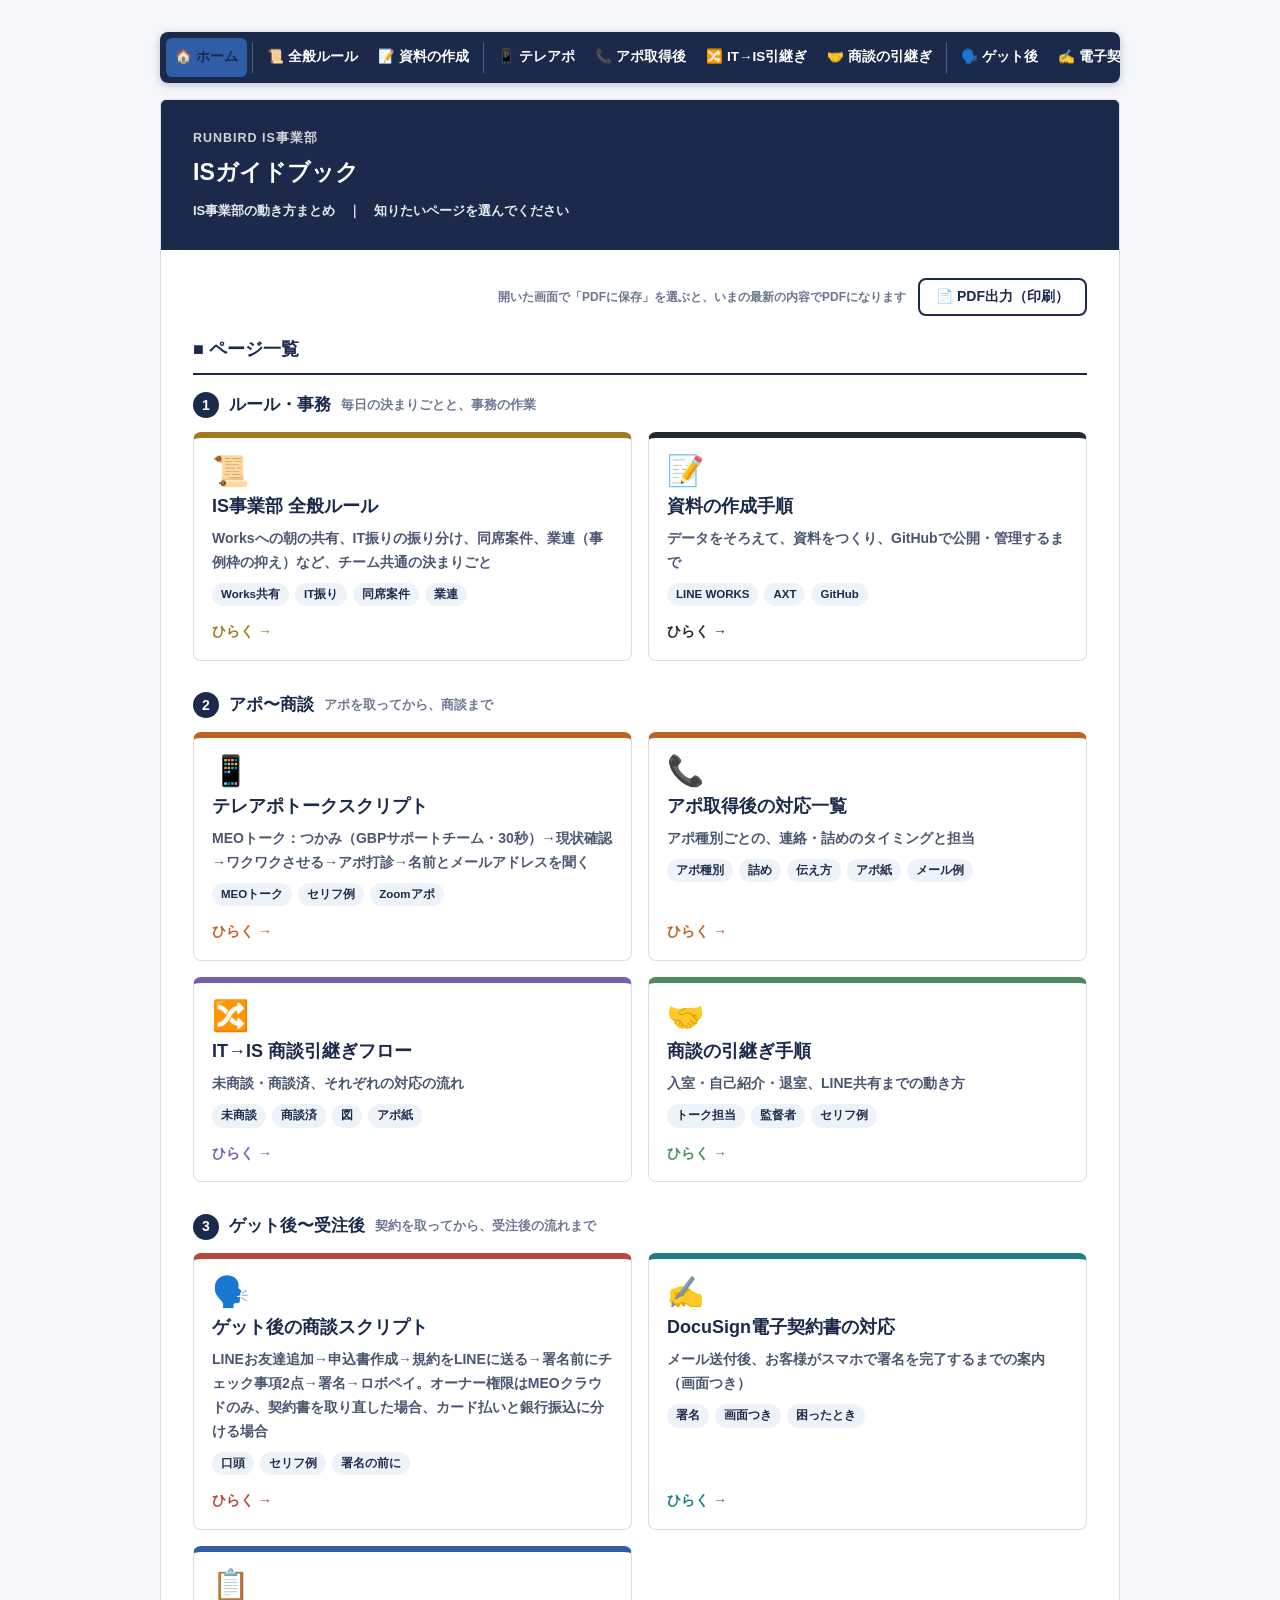
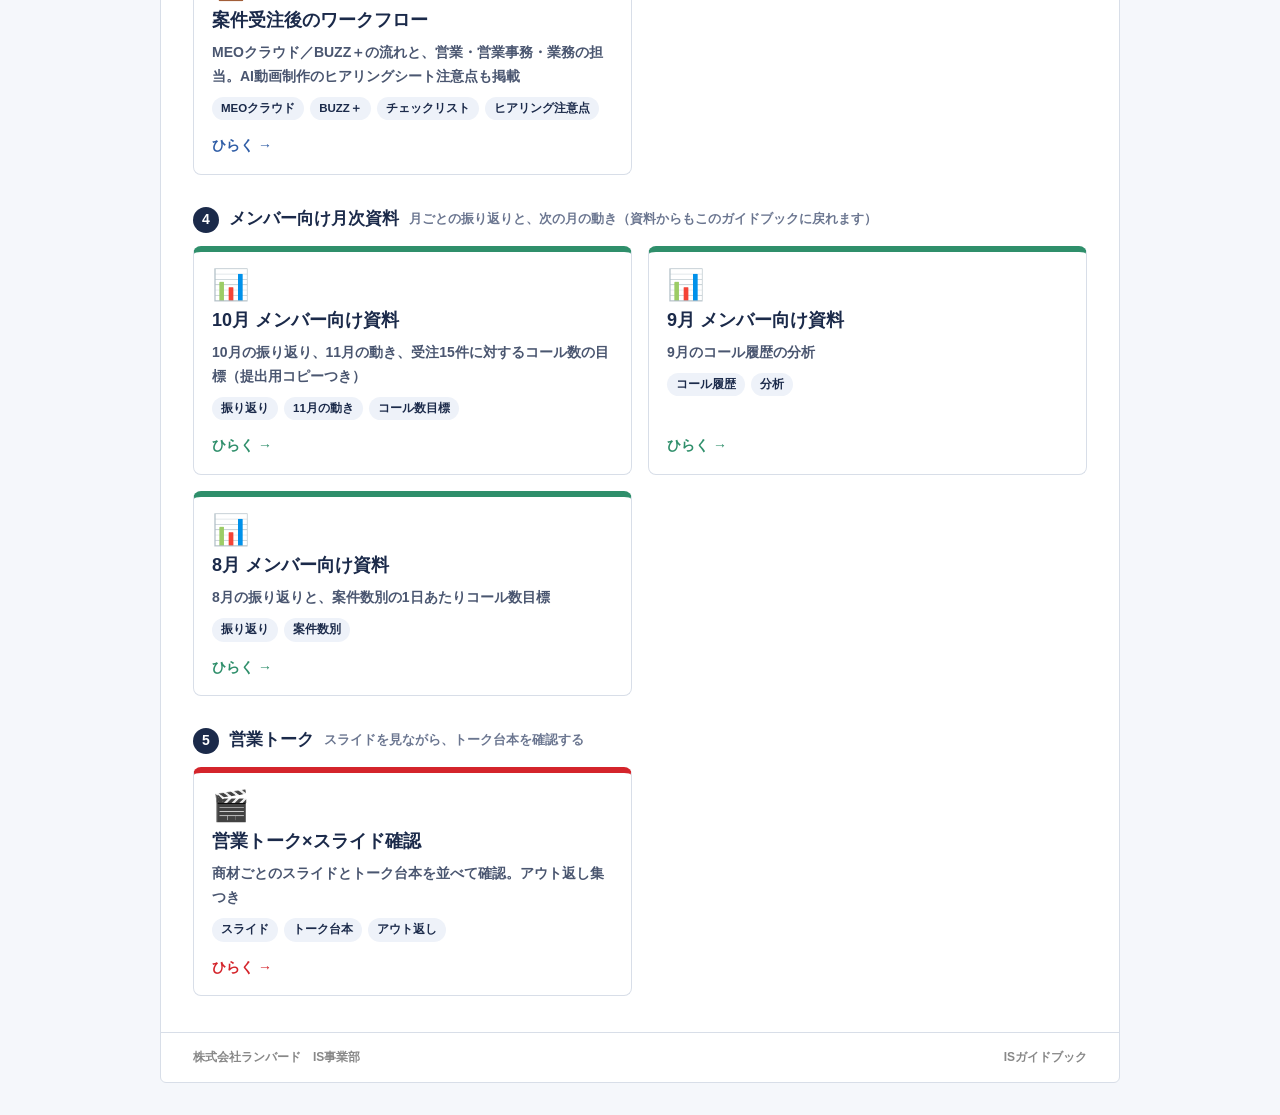
<file: index.html>
<!DOCTYPE html>
<html lang="ja">
<head>
<meta charset="UTF-8">
<meta name="viewport" content="width=device-width, initial-scale=1, viewport-fit=cover">
<title>ISガイドブック</title>
<link rel="icon" type="image/png" href="favicon.png">
<style>
  :root{
    --navy:#1b2a4a;
    --blue:#2f5da6;
    --green:#4a8a5c;
    --warn:#c0621f;
    --purple:#7a5cae;
    --line:#d8dee8;
    --bg:#f5f7fb;
  }
  *{box-sizing:border-box;}
  body{
    background:var(--bg);
    margin:0;
    padding:32px;
    line-height:1.7;
  }
  .sheet{
    max-width:960px;
    margin:0 auto;
    background:#fff;
    border:1px solid var(--line);
    border-radius:6px;
    overflow:hidden;
  }
  .header{background:var(--navy);color:#fff;padding:28px 32px;}
  .header .eyebrow{font-size:12px;letter-spacing:.08em;opacity:.8;margin-bottom:4px;}
  .header h1{margin:0;font-size:26px;}
  .header .sub{font-size:13px;opacity:.85;margin-top:8px;}
  .body{padding:28px 32px 36px;}

  .policy-note{
    background:#f3f8f4;
    border:1px solid #cfe3d4;
    border-left:4px solid #4a8a5c;
    border-radius:4px;
    padding:10px 14px;
    margin-bottom:26px;
    font-size:12.5px;
    line-height:1.8;
    color:#2f4a38;
  }
  .policy-note b{color:#2f6b45;}

  .lvl1{
    font-size:15px;font-weight:700;color:var(--navy);
    margin:0 0 16px;padding-bottom:8px;border-bottom:2px solid var(--navy);
  }

  .group{margin:0 0 30px;}
  .group:last-child{margin-bottom:0;}
  .gtitle{display:flex;align-items:center;flex-wrap:wrap;gap:4px 10px;margin:0 0 12px;}
  .gtitle .gno{
    flex:0 0 auto;width:26px;height:26px;border-radius:50%;background:var(--navy);color:#fff;
    font-size:14px;font-weight:800;display:inline-flex;align-items:center;justify-content:center;
  }
  .gtitle .gname{font-size:17px;font-weight:800;color:var(--navy);}
  .gtitle .gsub{font-size:12.5px;font-weight:700;color:#6b7690;}

  .cards{
    display:grid;
    grid-template-columns:repeat(2,1fr);
    gap:16px;
  }
  a.card{
    display:flex;
    flex-direction:column;
    gap:8px;
    text-decoration:none;
    color:inherit;
    border:1px solid var(--line);
    border-top:6px solid var(--accent,var(--navy));
    border-radius:8px;
    padding:18px 18px 16px;
    background:#fff;
    transition:transform .12s ease, box-shadow .12s ease;
  }
  a.card:hover{
    transform:translateY(-2px);
    box-shadow:0 6px 16px rgba(27,42,74,.14);
  }
  .card .icon{font-size:30px;line-height:1;}
  .card .name{
    font-size:18px;font-weight:800;color:var(--navy);
    line-height:1.4;
  }
  .card .desc{
    font-size:14px;font-weight:700;color:#4a5670;
  }
  .card .tags{display:flex;flex-wrap:wrap;gap:6px;}
  .card .tag{
    font-size:11.5px;font-weight:800;
    padding:2px 9px;border-radius:999px;
    background:#eef2f9;color:var(--navy);
  }
  .card .go{
    margin-top:auto;
    padding-top:6px;
    font-size:14px;font-weight:800;
    color:var(--accent,var(--blue));
  }

  .c-appo{--accent:var(--warn);}
  .c-itis{--accent:var(--purple);}
  .c-hand{--accent:var(--green);}
  .c-flow{--accent:var(--blue);}
  .c-sign{--accent:#1c7c8a;}
  .c-script{--accent:#b5483a;}
  .c-git{--accent:#24292f;}
  .c-rules{--accent:#a07a1c;}
  .c-monthly{--accent:#2f8f6b;}
  .c-book{--accent:#d4242b;}

  .footer{
    border-top:1px solid var(--line);
    padding:14px 32px;
    font-size:11px;
    color:#888;
    display:flex;justify-content:space-between;flex-wrap:wrap;gap:6px;
  }

  @media screen and (max-width:760px){
    body{padding:12px;}
    .body{padding:20px 16px 26px;}
    .header{padding:22px 16px;}
    .cards{grid-template-columns:1fr;}
  }
</style>
<link rel="stylesheet" href="common.css">
<script src="common.js" defer></script>
</head>
<body>
<nav class="topbar">
  <a href="./" class="home active"><span class="ic">🏠</span><span class="l">ホーム</span><span class="s">ホーム</span></a>
  <span class="sep"></span>
  <a href="rules.html"><span class="ic">📜</span><span class="l">全般ルール</span><span class="s">ルール</span></a>
  <a href="report-guide.html"><span class="ic">📝</span><span class="l">資料の作成</span><span class="s">資料作成</span></a>
  <span class="sep"></span>
  <a href="teleapo-script.html"><span class="ic">📱</span><span class="l">テレアポ</span><span class="s">テレアポ</span></a>
  <a href="appo-followup.html"><span class="ic">📞</span><span class="l">アポ取得後</span><span class="s">アポ後</span></a>
  <a href="it-is-handover.html"><span class="ic">🔀</span><span class="l">IT→IS引継ぎ</span><span class="s">IT→IS</span></a>
  <a href="handover.html"><span class="ic">🤝</span><span class="l">商談の引継ぎ</span><span class="s">商談</span></a>
  <span class="sep"></span>
  <a href="contract-script.html"><span class="ic">🗣️</span><span class="l">ゲット後</span><span class="s">ゲット後</span></a>
  <a href="docusign-flow.html"><span class="ic">✍️</span><span class="l">電子契約</span><span class="s">電子契約</span></a>
  <a href="workflow.html"><span class="ic">📋</span><span class="l">受注後</span><span class="s">受注後</span></a>
  <span class="sep"></span>
  <a href="https://gbpsupport-run001.github.io/runbird-inside-sales-report/for-menber/2026-10/" target="_blank" rel="noopener"><span class="ic">📊</span><span class="l">月次資料</span><span class="s">月次</span></a>
</nav>
<div class="sheet">
  <div class="header">
    <div class="eyebrow">RUNBIRD IS事業部</div>
    <h1>ISガイドブック</h1>
    <div class="sub">IS事業部の動き方まとめ　｜　知りたいページを選んでください</div>
  </div>

  <div class="body">

    <p class="lvl1">■ ページ一覧</p>

    <div class="groups">

      <section class="group">
        <div class="gtitle"><span class="gno">1</span><span class="gname">ルール・事務</span><span class="gsub">毎日の決まりごとと、事務の作業</span></div>
        <div class="cards">

      <a class="card c-rules" href="rules.html">
        <div class="icon">📜</div>
        <div class="name">IS事業部 全般ルール</div>
        <div class="desc">Worksへの朝の共有、IT振りの振り分け、同席案件、業連（事例枠の抑え）など、チーム共通の決まりごと</div>
        <div class="tags"><span class="tag">Works共有</span><span class="tag">IT振り</span><span class="tag">同席案件</span><span class="tag">業連</span></div>
        <div class="go">ひらく →</div>
      </a>

      <a class="card c-git" href="report-guide.html">
        <div class="icon">📝</div>
        <div class="name">資料の作成手順</div>
        <div class="desc">データをそろえて、資料をつくり、GitHubで公開・管理するまで</div>
        <div class="tags"><span class="tag">LINE WORKS</span><span class="tag">AXT</span><span class="tag">GitHub</span></div>
        <div class="go">ひらく →</div>
      </a>

        </div>
      </section>

      <section class="group">
        <div class="gtitle"><span class="gno">2</span><span class="gname">アポ〜商談</span><span class="gsub">アポを取ってから、商談まで</span></div>
        <div class="cards">

      <a class="card c-appo" href="teleapo-script.html">
        <div class="icon">📱</div>
        <div class="name">テレアポトークスクリプト</div>
        <div class="desc">MEOトーク：つかみ（GBPサポートチーム・30秒）→現状確認→ワクワクさせる→アポ打診→名前とメールアドレスを聞く</div>
        <div class="tags"><span class="tag">MEOトーク</span><span class="tag">セリフ例</span><span class="tag">Zoomアポ</span></div>
        <div class="go">ひらく →</div>
      </a>

      <a class="card c-appo" href="appo-followup.html">
        <div class="icon">📞</div>
        <div class="name">アポ取得後の対応一覧</div>
        <div class="desc">アポ種別ごとの、連絡・詰めのタイミングと担当</div>
        <div class="tags"><span class="tag">アポ種別</span><span class="tag">詰め</span><span class="tag">伝え方</span><span class="tag">アポ紙</span><span class="tag">メール例</span></div>
        <div class="go">ひらく →</div>
      </a>

      <a class="card c-itis" href="it-is-handover.html">
        <div class="icon">🔀</div>
        <div class="name">IT→IS 商談引継ぎフロー</div>
        <div class="desc">未商談・商談済、それぞれの対応の流れ</div>
        <div class="tags"><span class="tag">未商談</span><span class="tag">商談済</span><span class="tag">図</span><span class="tag">アポ紙</span></div>
        <div class="go">ひらく →</div>
      </a>

      <a class="card c-hand" href="handover.html">
        <div class="icon">🤝</div>
        <div class="name">商談の引継ぎ手順</div>
        <div class="desc">入室・自己紹介・退室、LINE共有までの動き方</div>
        <div class="tags"><span class="tag">トーク担当</span><span class="tag">監督者</span><span class="tag">セリフ例</span></div>
        <div class="go">ひらく →</div>
      </a>

        </div>
      </section>

      <section class="group">
        <div class="gtitle"><span class="gno">3</span><span class="gname">ゲット後〜受注後</span><span class="gsub">契約を取ってから、受注後の流れまで</span></div>
        <div class="cards">

      <a class="card c-script" href="contract-script.html">
        <div class="icon">🗣️</div>
        <div class="name">ゲット後の商談スクリプト</div>
        <div class="desc">LINEお友達追加→申込書作成→規約をLINEに送る→署名前にチェック事項2点→署名→ロボペイ。オーナー権限はMEOクラウドのみ、契約書を取り直した場合、カード払いと銀行振込に分ける場合</div>
        <div class="tags"><span class="tag">口頭</span><span class="tag">セリフ例</span><span class="tag">署名の前に</span></div>
        <div class="go">ひらく →</div>
      </a>

      <a class="card c-sign" href="docusign-flow.html">
        <div class="icon">✍️</div>
        <div class="name">DocuSign電子契約書の対応</div>
        <div class="desc">メール送付後、お客様がスマホで署名を完了するまでの案内（画面つき）</div>
        <div class="tags"><span class="tag">署名</span><span class="tag">画面つき</span><span class="tag">困ったとき</span></div>
        <div class="go">ひらく →</div>
      </a>

      <a class="card c-flow" href="workflow.html">
        <div class="icon">📋</div>
        <div class="name">案件受注後のワークフロー</div>
        <div class="desc">MEOクラウド／BUZZ＋の流れと、営業・営業事務・業務の担当。AI動画制作のヒアリングシート注意点も掲載</div>
        <div class="tags"><span class="tag">MEOクラウド</span><span class="tag">BUZZ＋</span><span class="tag">チェックリスト</span><span class="tag">ヒアリング注意点</span></div>
        <div class="go">ひらく →</div>
      </a>

        </div>
      </section>


      <section class="group">
        <div class="gtitle"><span class="gno">4</span><span class="gname">メンバー向け月次資料</span><span class="gsub">月ごとの振り返りと、次の月の動き（資料からもこのガイドブックに戻れます）</span></div>
        <div class="cards">

      <a class="card c-monthly" href="https://gbpsupport-run001.github.io/runbird-inside-sales-report/for-menber/2026-10/" target="_blank" rel="noopener">
        <div class="icon">📊</div>
        <div class="name">10月 メンバー向け資料</div>
        <div class="desc">10月の振り返り、11月の動き、受注15件に対するコール数の目標（提出用コピーつき）</div>
        <div class="tags"><span class="tag">振り返り</span><span class="tag">11月の動き</span><span class="tag">コール数目標</span></div>
        <div class="go">ひらく →</div>
      </a>

      <a class="card c-monthly" href="https://gbpsupport-run001.github.io/runbird-inside-sales-report/for-menber/2026-09/" target="_blank" rel="noopener">
        <div class="icon">📊</div>
        <div class="name">9月 メンバー向け資料</div>
        <div class="desc">9月のコール履歴の分析</div>
        <div class="tags"><span class="tag">コール履歴</span><span class="tag">分析</span></div>
        <div class="go">ひらく →</div>
      </a>

      <a class="card c-monthly" href="https://gbpsupport-run001.github.io/runbird-inside-sales-report/for-menber/2026-08/" target="_blank" rel="noopener">
        <div class="icon">📊</div>
        <div class="name">8月 メンバー向け資料</div>
        <div class="desc">8月の振り返りと、案件数別の1日あたりコール数目標</div>
        <div class="tags"><span class="tag">振り返り</span><span class="tag">案件数別</span></div>
        <div class="go">ひらく →</div>
      </a>

        </div>
      </section>

      <section class="group">
        <div class="gtitle"><span class="gno">5</span><span class="gname">営業トーク</span><span class="gsub">スライドを見ながら、トーク台本を確認する</span></div>
        <div class="cards">

      <a class="card c-book" href="book/">
        <div class="icon">🎬</div>
        <div class="name">営業トーク×スライド確認</div>
        <div class="desc">商材ごとのスライドとトーク台本を並べて確認。アウト返し集つき</div>
        <div class="tags"><span class="tag">スライド</span><span class="tag">トーク台本</span><span class="tag">アウト返し</span></div>
        <div class="go">ひらく →</div>
      </a>

        </div>
      </section>
    </div>
  </div>

  <div class="footer">
    <span>株式会社ランバード　IS事業部</span>
    <span>ISガイドブック</span>
  </div>
</div>
</body>
</html>
</file>
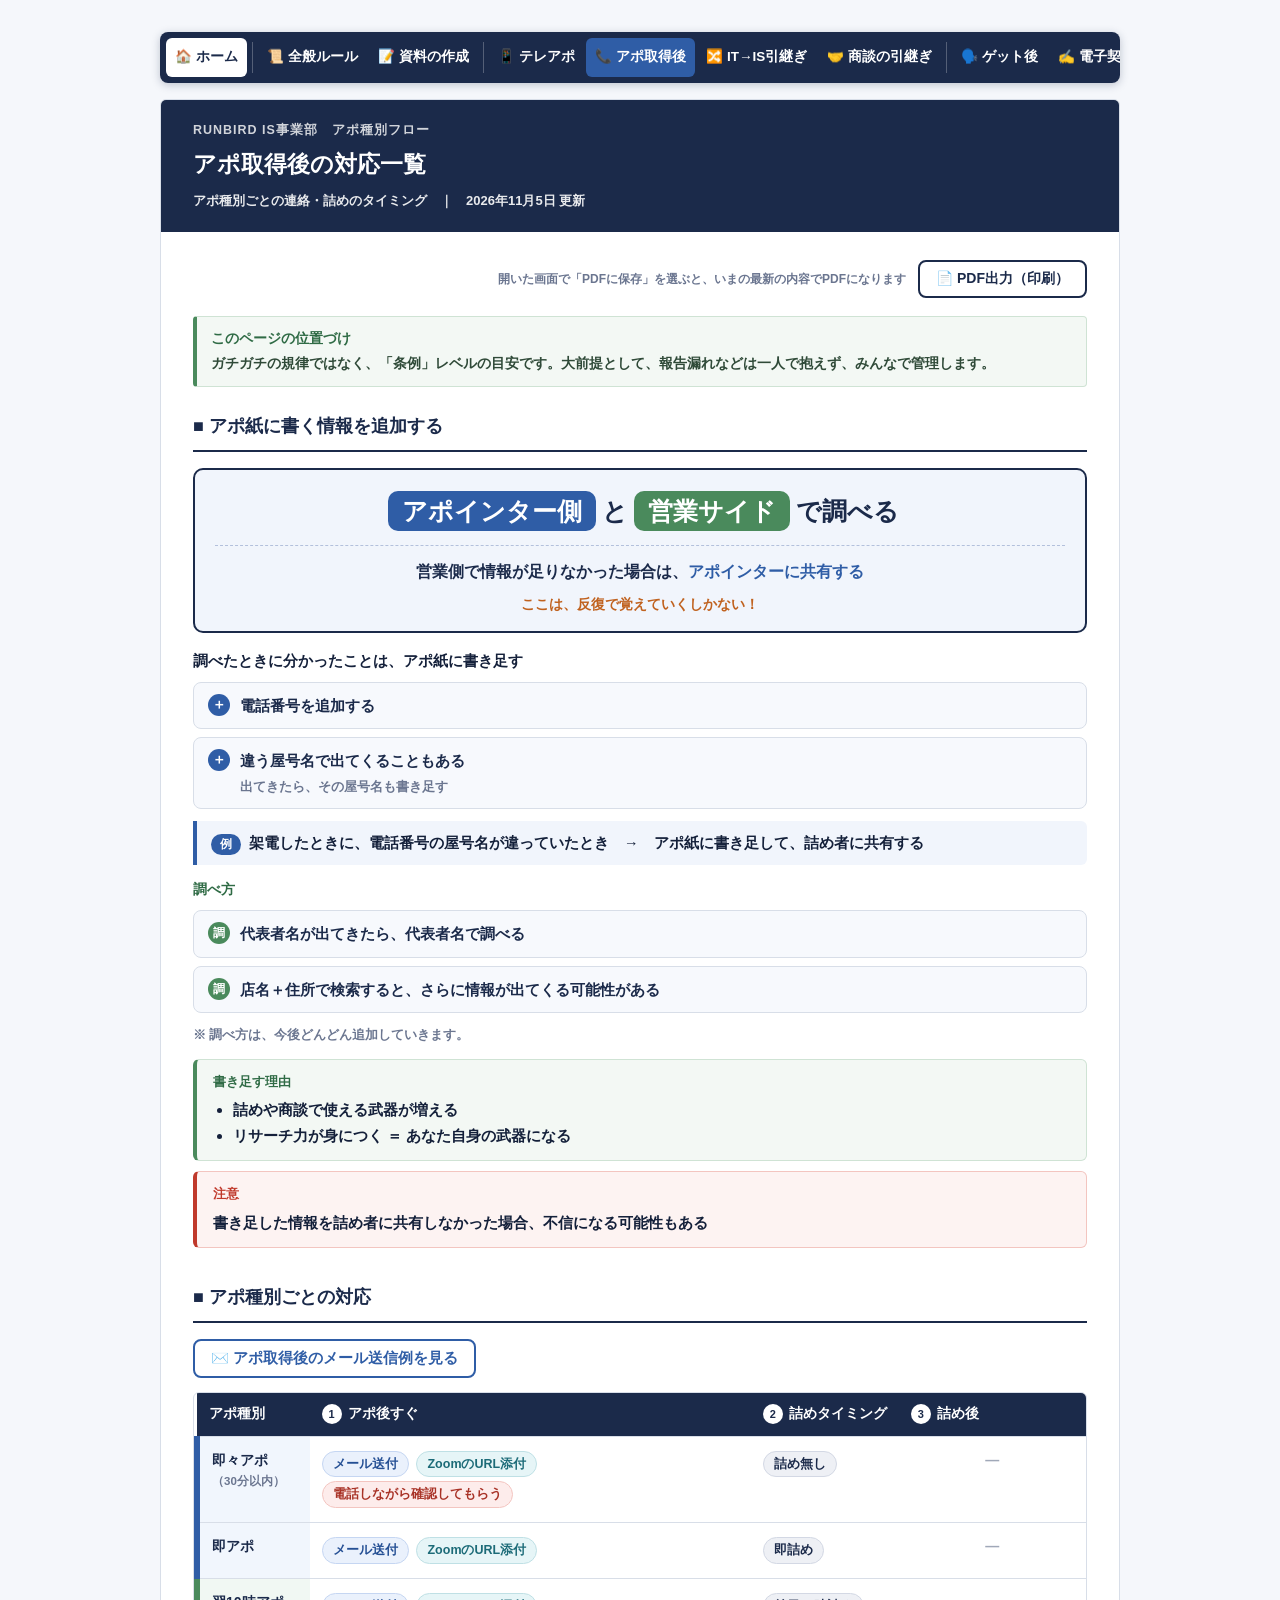
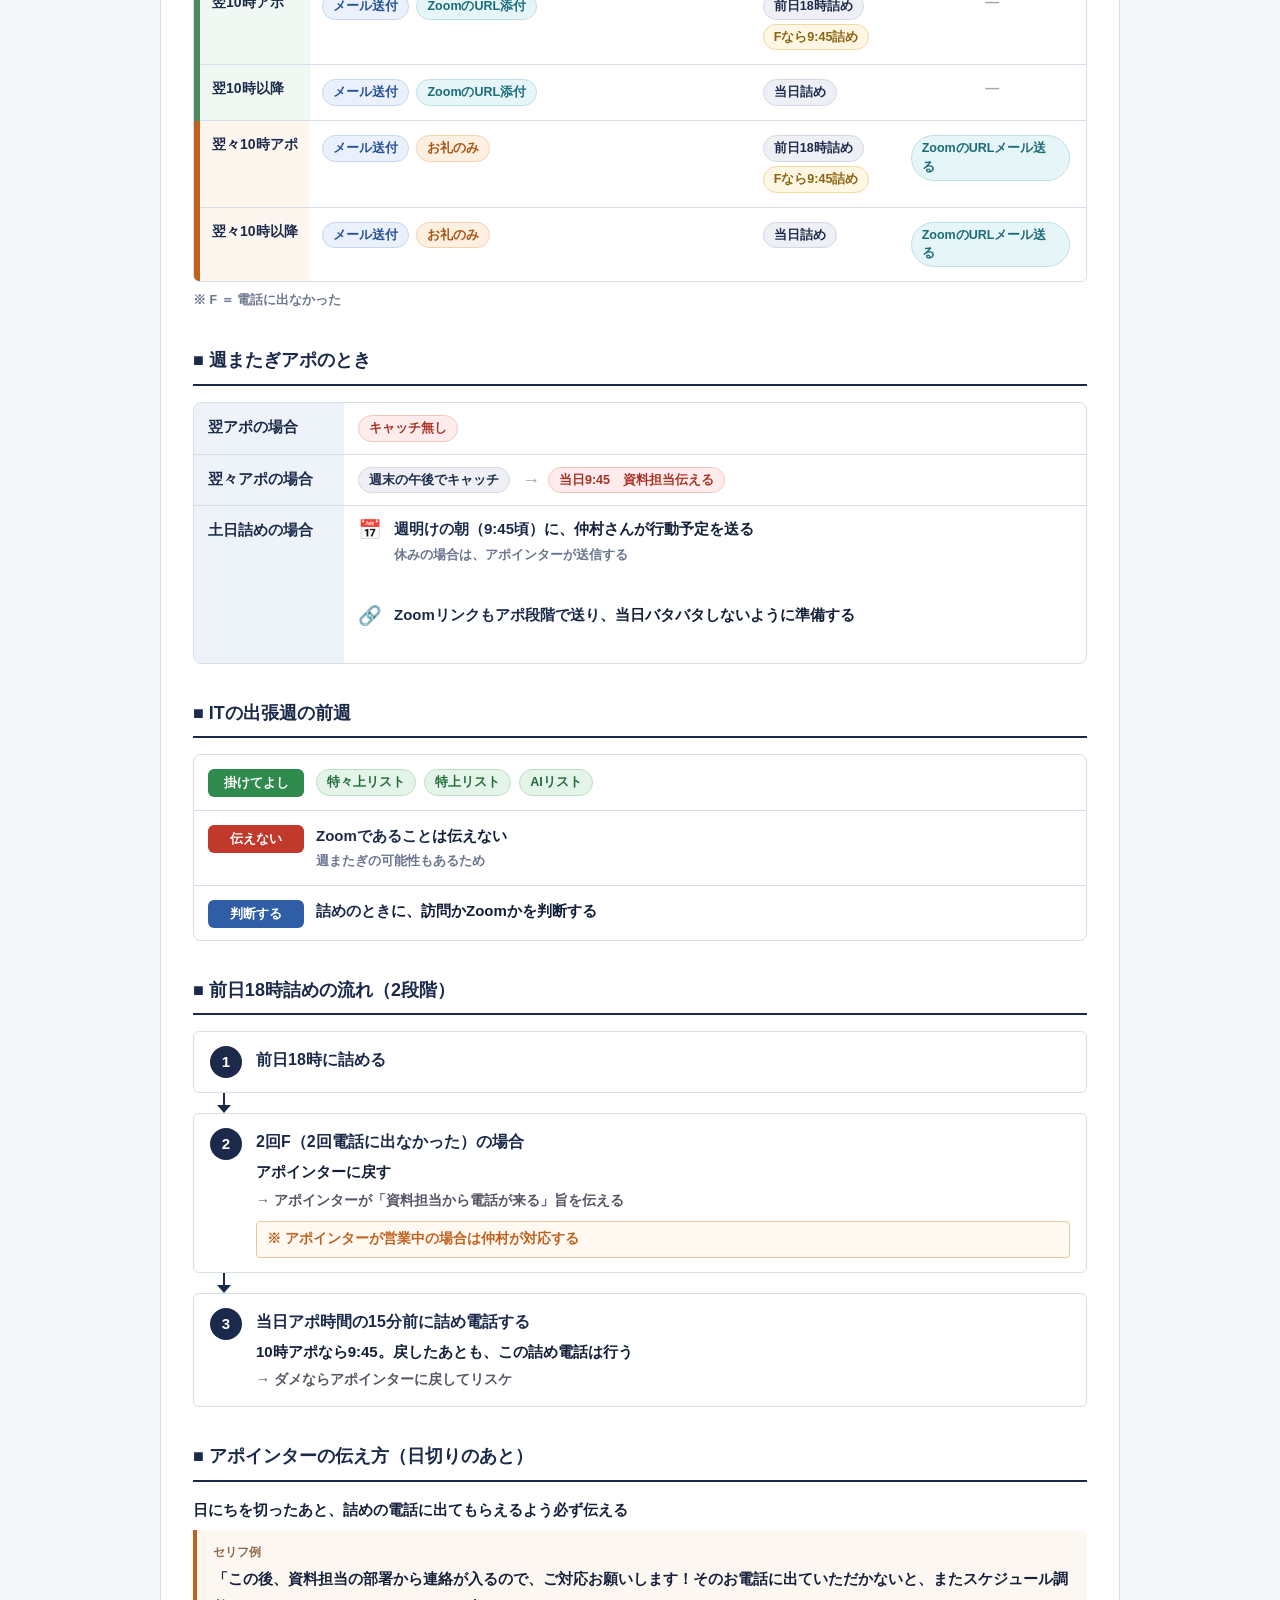
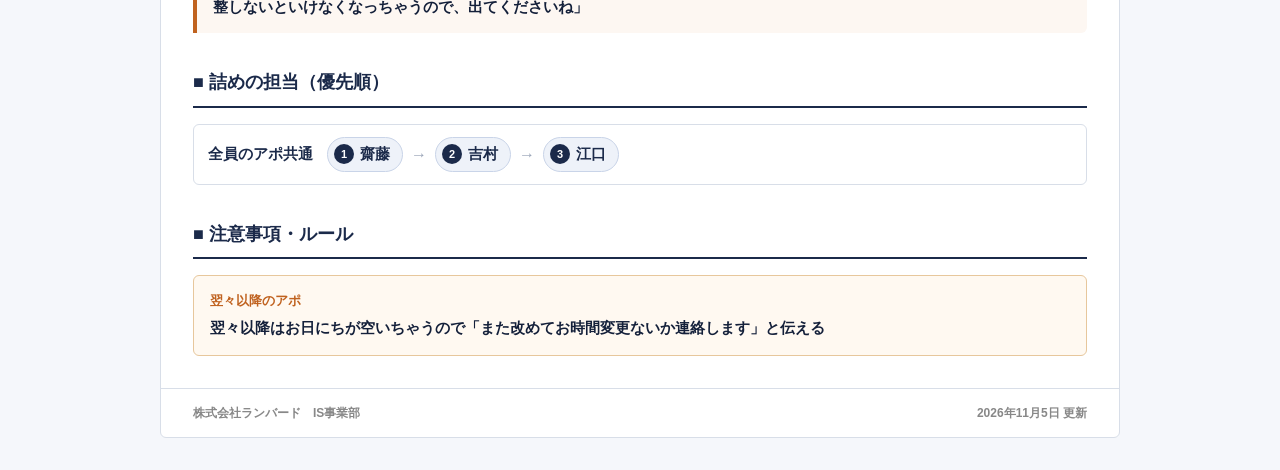
<file: appo-followup.html>
<!DOCTYPE html>
<html lang="ja">
<head>
<meta charset="UTF-8">
<meta name="viewport" content="width=device-width, initial-scale=1, viewport-fit=cover">
<title>ISガイドブック｜アポ取得後の対応一覧</title>
<link rel="icon" type="image/png" href="favicon.png">
<style>
  :root{
    --navy:#1b2a4a;
    --blue:#2f5da6;
    --green:#4a8a5c;
    --warn:#c0621f;
    --red:#c0392b;
    --line:#d8dee8;
    --bg:#f5f7fb;
  }
  *{box-sizing:border-box;}
  body{
    background:var(--bg);
    margin:0;
    padding:32px;
    line-height:1.7;
  }
  .sheet{
    max-width:960px;
    margin:0 auto;
    background:#fff;
    border:1px solid var(--line);
    border-radius:6px;
    overflow:hidden;
  }
  .header{background:var(--navy);color:#fff;padding:20px 32px;}
  .header .eyebrow{font-size:12px;letter-spacing:.08em;opacity:.8;margin-bottom:4px;}
  .header h1{margin:0;font-size:21px;}
  .header .sub{font-size:12px;opacity:.75;margin-top:6px;}
  .body{padding:28px 32px 32px;}

  .policy-note{
    background:#f3f8f4;
    border:1px solid #cfe3d4;
    border-left:4px solid #4a8a5c;
    border-radius:4px;
    padding:10px 14px;
    margin-bottom:24px;
    font-size:12.5px;
    line-height:1.8;
    color:#2f4a38;
  }
  .policy-note b{color:#2f6b45;}

  .lvl1{
    font-size:15px;font-weight:700;color:var(--navy);
    margin:34px 0 16px;padding-bottom:8px;border-bottom:2px solid var(--navy);
  }
  .lvl1.first{margin-top:0;}

  /* ---- 一覧表 ---- */
  .table-wrap{overflow-x:auto;border:1px solid var(--line);border-radius:6px;}
  table.appo{
    width:100%;
    min-width:680px;
    border-collapse:collapse;
    font-size:14px;
  }
  table.appo th{
    background:var(--navy);
    color:#fff;
    padding:10px 12px;
    text-align:left;
    font-size:13.5px;
    white-space:nowrap;
  }
  table.appo th .no{
    display:inline-flex;align-items:center;justify-content:center;
    width:20px;height:20px;border-radius:50%;
    background:#fff;color:var(--navy);
    font-size:11px;font-weight:800;margin-right:6px;
  }
  table.appo td{
    padding:12px;
    border-top:1px solid var(--line);
    vertical-align:top;
  }
  table.appo td.type{
    font-weight:800;
    color:var(--navy);
    white-space:nowrap;
    border-left:6px solid var(--blue);
    background:#f4f7fc;
  }
  table.appo td.type small{
    display:block;font-size:11.5px;color:#6b7690;font-weight:700;
  }
  table.appo tr.g-sokuji td.type{border-left-color:var(--blue);background:#f1f6fd;}
  table.appo tr.g-yoku td.type{border-left-color:var(--green);background:#f1f8f3;}
  table.appo tr.g-yokuyoku td.type{border-left-color:var(--warn);background:#fdf6ee;}
  table.appo td.none{color:#a0a8b8;text-align:center;}

  .chip{
    display:inline-block;
    font-size:12.5px;
    font-weight:800;
    padding:3px 10px;
    border-radius:999px;
    margin:2px 4px 2px 0;
    border:1.5px solid transparent;
    line-height:1.5;
  }
  .chip.mail{background:#eaf1fc;color:#244f94;border-color:#c5d6f2;}
  .chip.zoom{background:#e6f5f7;color:#1c6b78;border-color:#bfe0e5;}
  .chip.thanks{background:#fdf0e1;color:#a85410;border-color:#f1d4ae;}
  .chip.call{background:#fdeceb;color:#a83226;border-color:#f3c5c0;}
  .chip.time{background:#eef0f5;color:#1b2a4a;border-color:#d3d8e4;}
  .chip.fnote{background:#fff7e3;color:#8a6410;border-color:#efd9a0;}

  .small-note{
    font-size:12.5px;
    font-weight:700;
    color:#6b7690;
    margin-top:8px;
  }

  /* ---- 前日18時詰めの流れ ---- */
  .steps{display:flex;flex-direction:column;gap:0;}
  .step{
    display:flex;gap:14px;
    border:1px solid var(--line);
    border-radius:6px;
    padding:14px 16px;
    background:#fff;
  }
  .step .num{
    flex:0 0 32px;height:32px;border-radius:50%;
    background:var(--navy);color:#fff;
    font-weight:800;font-size:15px;
    display:flex;align-items:center;justify-content:center;
  }
  .step .main{flex:1;}
  .step .title{font-size:15.5px;font-weight:800;color:var(--navy);}
  .step .desc{font-size:14.5px;font-weight:700;margin-top:4px;}
  .step .arrow-line{display:block;font-size:14px;font-weight:700;color:#556;margin-top:4px;}
  .step-arrow{
    position:relative;height:20px;
  }
  .step-arrow::before{
    content:"";position:absolute;left:30px;top:0;bottom:6px;width:2px;background:var(--navy);
  }
  .step-arrow::after{
    content:"";position:absolute;left:24px;bottom:0;
    border-left:7px solid transparent;border-right:7px solid transparent;border-top:8px solid var(--navy);
  }
  .callout{
    margin-top:8px;
    border:1px solid #e7c79c;
    background:#fff9f1;
    border-radius:4px;
    padding:6px 10px;
    font-size:13.5px;
    font-weight:800;
    color:var(--warn);
  }

  /* ---- セリフ ---- */
  .lead-text{font-size:14.5px;font-weight:800;margin-bottom:8px;}
  .quote{
    border-left:4px solid var(--warn);
    background:#fdf7f2;
    padding:12px 16px;
    font-size:14.5px;
    line-height:1.9;
    border-radius:0 6px 6px 0;
  }
  .quote .q-label{display:block;font-size:11.5px;font-weight:800;color:#8a6a4a;margin-bottom:2px;}

  /* ---- 詰め担当 ---- */
  .chain-row{
    display:flex;align-items:center;flex-wrap:wrap;gap:8px;
    padding:12px 14px;
    border:1px solid var(--line);
    border-radius:6px;
    margin-bottom:10px;
    background:#fff;
  }
  .chain-row .who{
    flex:0 0 auto;
    font-weight:800;font-size:14.5px;color:var(--navy);
    margin-right:6px;
  }
  .person{
    display:inline-flex;align-items:center;gap:6px;
    background:#eef2f9;
    border:1.5px solid #c9d4e8;
    border-radius:999px;
    padding:4px 12px 4px 6px;
    font-weight:800;font-size:14.5px;color:var(--navy);
  }
  .person .rank{
    width:20px;height:20px;border-radius:50%;
    background:var(--navy);color:#fff;
    font-size:11px;font-weight:800;
    display:inline-flex;align-items:center;justify-content:center;
  }
  .chain-arrow{color:#9aa5b8;font-weight:800;font-size:16px;}

  /* ---- 注意事項 ---- */
  .rule{
    border:1px solid #e7c79c;
    background:#fff9f1;
    border-radius:6px;
    padding:14px 16px;
    font-size:14.5px;
    font-weight:700;
  }
  .rule .rule-title{
    font-size:13px;font-weight:800;color:var(--warn);margin-bottom:4px;
  }

  .footer{
    border-top:1px solid var(--line);
    padding:14px 32px;
    font-size:11px;
    color:#888;
    display:flex;justify-content:space-between;flex-wrap:wrap;gap:6px;
  }

  @media screen and (max-width:760px){
    body{padding:12px;}
    .body{padding:20px 16px 24px;}
    .header{padding:18px 16px;}
  }

  /* ---- 週またぎ・出張前週 ---- */
  .chip.ok{background:#e4f4e8;color:#1f6b39;border-color:#b9dfc3;}
  .chip.ng{background:#fdeceb;color:#a83226;border-color:#f3c5c0;}
  .wk,.trip{
    border:1px solid var(--line);
    border-radius:8px;
    overflow:hidden;
  }
  .wk-row{display:grid;grid-template-columns:150px 1fr;border-top:1px solid var(--line);}
  .wk-row:first-child{border-top:none;}
  .wk-k{
    background:#eef2f9;
    padding:12px 14px;
    font-weight:800;font-size:14.5px;color:var(--navy);
  }
  .wk-v{padding:10px 14px;font-weight:700;display:flex;flex-wrap:wrap;align-items:center;gap:4px 8px;}
  .wk-arrow{font-weight:800;color:#9aa5b8;font-size:18px;}
  .wk-v.wk-col{flex-direction:column;align-items:stretch;gap:10px;}
  .wk-item{display:flex;gap:10px;align-items:flex-start;font-size:15px;font-weight:700;}
  .wk-item b{color:var(--navy);}
  .wk-ic{flex:0 0 26px;font-size:19px;line-height:1.5;}
  .wk-sub{font-size:13px;font-weight:700;color:#6b7690;margin-top:2px;}
  .trip-row{display:flex;align-items:flex-start;gap:12px;padding:12px 14px;border-top:1px solid var(--line);}
  .trip-row:first-child{border-top:none;}
  .trip-tag{
    flex:0 0 96px;white-space:nowrap;
    text-align:center;
    color:#fff;font-weight:800;font-size:13px;
    border-radius:6px;padding:3px 6px;margin-top:2px;
  }
  .trip-tag.ok{background:#2f8a4d;}
  .trip-tag.ng{background:#c0392b;}
  .trip-tag.do{background:#2f5da6;}
  .trip-v{flex:1;min-width:0;font-size:15px;font-weight:700;}
  .trip-v b{color:var(--navy);}
  .trip-sub{font-size:13px;font-weight:700;color:#6b7690;margin-top:2px;}
  @media screen and (max-width:760px){
    .wk-row{grid-template-columns:1fr;}
    .wk-k{padding:8px 14px 2px;}
    .wk-v{padding:4px 14px 12px;background:#eef2f9;}
    .trip-row{gap:10px;}
    .trip-tag{flex-basis:92px;}
  }

  /* ---- アポ紙に書く情報を追加する ---- */
  .apo-add{display:flex;flex-direction:column;gap:8px;margin-bottom:12px;}
  .apo-add-item{
    display:flex;gap:10px;align-items:flex-start;
    border:1px solid var(--line);border-radius:8px;background:#f7f9fd;
    padding:10px 14px;font-size:15px;font-weight:800;color:var(--navy);
  }
  .apo-add-item .plus{
    flex:0 0 22px;height:22px;border-radius:50%;background:var(--blue);color:#fff;
    font-size:14px;font-weight:800;display:flex;align-items:center;justify-content:center;margin-top:1px;
  }
  .apo-sub{display:block;font-size:13px;font-weight:700;color:#6b7690;margin-top:2px;}
  .apo-case{
    border-left:4px solid var(--blue);background:#f1f5fc;border-radius:0 6px 6px 0;
    padding:10px 14px;font-size:14.5px;font-weight:700;margin-bottom:14px;
  }
  .apo-case .case-label{
    display:inline-block;font-size:11.5px;font-weight:800;color:#fff;background:var(--blue);
    border-radius:999px;padding:1px 9px;margin-right:8px;
  }
  .apo-why,.apo-warn{border-radius:6px;padding:12px 16px;margin-bottom:10px;}
  .apo-why{border:1px solid #cfe3d4;border-left:4px solid #4a8a5c;background:#f3f8f4;}
  .apo-warn{border:1px solid #f3c5c0;border-left:4px solid var(--red);background:#fdf3f2;}
  .apo-box-t{font-size:12.5px;font-weight:800;margin-bottom:4px;}
  .apo-why .apo-box-t{color:#2f6b45;}
  .apo-warn .apo-box-t{color:var(--red);}
  .apo-why ul{margin:0;padding-left:20px;font-size:15px;font-weight:700;}
  .apo-warn .t{font-size:15px;font-weight:700;}

  /* ---- アポ紙：大きな案内（アポインター側と営業サイド） ---- */
  .apo-big{
    border:2px solid var(--navy);border-radius:10px;background:#f1f5fc;
    padding:18px 20px 14px;margin-bottom:16px;text-align:center;
  }
  .apo-big-main{font-size:25px;font-weight:800;color:var(--navy);line-height:1.9;}
  .apo-big-main .chip{display:inline-block;font-size:inherit;font-weight:800;color:#fff;border:0;border-radius:10px;padding:0 14px;margin:0 6px;line-height:1.6;}
  .apo-big-main .chip.ap{background:var(--blue);}
  .apo-big-main .chip.sa{background:var(--green);}
  .apo-big-share{
    margin-top:10px;padding-top:12px;border-top:1px dashed #b3c0dc;
    font-size:16px;font-weight:700;color:var(--navy);
  }
  .apo-big-share b{color:var(--blue);white-space:nowrap;}
  .apo-big-main .nw{white-space:nowrap;}
  .apo-big-rep{margin-top:8px;font-size:14px;font-weight:800;color:var(--warn);}
  .apo-tip-t{font-size:13.5px;font-weight:800;color:#2f6b45;margin:4px 0 8px;}
  .apo-add-item .plus.tip{background:var(--green);font-size:12px;}
  @media (max-width:640px){
    .apo-big{padding:14px 12px 12px;}
    .apo-big-main{font-size:19px;}
    .apo-big-main .chip{padding:0 10px;margin:2px 3px;}
    .apo-big-share{font-size:14.5px;}
  }

  /* ---- メール送信例（ポップアップ） ---- */
  .mail-open-row{margin:0 0 14px;}
  .mail-open{
    display:inline-flex;align-items:center;gap:6px;font-family:inherit;
    border:2px solid var(--blue);background:#fff;color:var(--blue);
    font-size:14.5px;font-weight:800;border-radius:8px;padding:8px 16px;cursor:pointer;
  }
  .mail-open:hover{background:var(--blue);color:#fff;}
  dialog.mail-dlg{
    border:0;border-radius:12px;padding:0;width:min(700px,94vw);max-height:88vh;
    box-shadow:0 12px 40px rgba(20,30,60,.35);overflow:hidden;font-family:inherit;color:#1f2a44;
  }
  dialog.mail-dlg[open]{display:flex;flex-direction:column;}
  dialog.mail-dlg::backdrop{background:rgba(20,30,50,.55);}
  .mail-dlg-head{display:flex;align-items:center;gap:10px;background:var(--navy);color:#fff;padding:12px 14px 12px 18px;}
  .mail-dlg-head .tt{flex:1;font-size:15px;font-weight:800;line-height:1.4;}
  .mail-dlg-x{
    flex:0 0 auto;width:34px;height:34px;border:0;border-radius:8px;background:rgba(255,255,255,.16);
    color:#fff;font-size:20px;line-height:1;cursor:pointer;font-family:inherit;
  }
  .mail-dlg-x:hover{background:rgba(255,255,255,.3);}
  .mail-dlg-body{padding:14px 18px 6px;overflow:auto;-webkit-overflow-scrolling:touch;}
  .mail-note{
    font-size:12.5px;font-weight:700;color:#8a4b12;background:#fdf3e3;border:1px solid #f0d9b3;
    border-radius:6px;padding:7px 12px;margin:0 0 10px;
  }
  pre.mail-text{
    white-space:pre-wrap;word-break:break-word;font-family:inherit;font-size:14px;font-weight:600;
    line-height:1.85;margin:0 0 10px;background:#f7f9fd;border:1px solid var(--line);border-radius:8px;padding:14px 16px;
  }
  .mail-dlg-foot{display:flex;justify-content:flex-end;gap:10px;padding:10px 18px 14px;border-top:1px solid var(--line);background:#fff;}
  .mail-btn{
    font-family:inherit;font-size:14px;font-weight:800;border-radius:8px;padding:8px 18px;cursor:pointer;
    border:2px solid var(--blue);background:#fff;color:var(--blue);
  }
  .mail-btn.main{background:var(--blue);color:#fff;}
  .mail-btn.done{background:#4a8a5c;border-color:#4a8a5c;color:#fff;}
  @media print{.mail-open-row,dialog.mail-dlg{display:none !important;}}
</style>
<link rel="stylesheet" href="common.css">
<script src="common.js" defer></script>
</head>
<body>
<nav class="topbar">
  <a href="./" class="home"><span class="ic">🏠</span><span class="l">ホーム</span><span class="s">ホーム</span></a>
  <span class="sep"></span>
  <a href="rules.html"><span class="ic">📜</span><span class="l">全般ルール</span><span class="s">ルール</span></a>
  <a href="report-guide.html"><span class="ic">📝</span><span class="l">資料の作成</span><span class="s">資料作成</span></a>
  <span class="sep"></span>
  <a href="teleapo-script.html"><span class="ic">📱</span><span class="l">テレアポ</span><span class="s">テレアポ</span></a>
  <a href="appo-followup.html" class="active"><span class="ic">📞</span><span class="l">アポ取得後</span><span class="s">アポ後</span></a>
  <a href="it-is-handover.html"><span class="ic">🔀</span><span class="l">IT→IS引継ぎ</span><span class="s">IT→IS</span></a>
  <a href="handover.html"><span class="ic">🤝</span><span class="l">商談の引継ぎ</span><span class="s">商談</span></a>
  <span class="sep"></span>
  <a href="contract-script.html"><span class="ic">🗣️</span><span class="l">ゲット後</span><span class="s">ゲット後</span></a>
  <a href="docusign-flow.html"><span class="ic">✍️</span><span class="l">電子契約</span><span class="s">電子契約</span></a>
  <a href="workflow.html"><span class="ic">📋</span><span class="l">受注後</span><span class="s">受注後</span></a>
  <span class="sep"></span>
  <a href="https://gbpsupport-run001.github.io/runbird-inside-sales-report/for-menber/2026-10/" target="_blank" rel="noopener"><span class="ic">📊</span><span class="l">月次資料</span><span class="s">月次</span></a>
</nav>
<div class="sheet">
  <div class="header">
    <div class="eyebrow">RUNBIRD IS事業部　アポ種別フロー</div>
    <h1>アポ取得後の対応一覧</h1>
    <div class="sub">アポ種別ごとの連絡・詰めのタイミング　｜　2026年11月5日 更新</div>
  </div>

  <div class="body">
    <div class="policy-note">
      <b>このページの位置づけ</b><br>
      ガチガチの規律ではなく、「条例」レベルの目安です。大前提として、報告漏れなどは一人で抱えず、みんなで管理します。
    </div>

    <p class="lvl1 first">■ アポ紙に書く情報を追加する</p>

    <div class="apo-big">
      <div class="apo-big-main"><span class="chip ap">アポインター側</span>と<span class="chip sa">営業サイド</span><span class="nw">で調べる</span></div>
      <div class="apo-big-share">営業側で情報が足りなかった場合は、<b>アポインターに共有する</b></div>
      <div class="apo-big-rep">ここは、反復で覚えていくしかない！</div>
    </div>

    <div class="lead-text">調べたときに分かったことは、アポ紙に書き足す</div>

    <div class="apo-add">
      <div class="apo-add-item"><span class="plus">＋</span><div>電話番号を追加する</div></div>
      <div class="apo-add-item"><span class="plus">＋</span><div>違う屋号名で出てくることもある<span class="apo-sub">出てきたら、その屋号名も書き足す</span></div></div>
    </div>

    <div class="apo-case"><span class="case-label">例</span>架電したときに、電話番号の屋号名が違っていたとき　→　アポ紙に書き足して、詰め者に共有する</div>

    <div class="apo-tip-t">調べ方</div>
    <div class="apo-add">
      <div class="apo-add-item"><span class="plus tip">調</span><div>代表者名が出てきたら、代表者名で調べる</div></div>
      <div class="apo-add-item"><span class="plus tip">調</span><div>店名＋住所で検索すると、さらに情報が出てくる可能性がある</div></div>
    </div>
    <p class="small-note">※ 調べ方は、今後どんどん追加していきます。</p>

    <div class="apo-why">
      <div class="apo-box-t">書き足す理由</div>
      <ul>
        <li>詰めや商談で使える<b>武器</b>が増える</li>
        <li><b>リサーチ力</b>が身につく ＝ あなた自身の武器になる</li>
      </ul>
    </div>

    <div class="apo-warn">
      <div class="apo-box-t">注意</div>
      <div class="t">書き足した情報を<b>詰め者に共有しなかった</b>場合、不信になる可能性もある</div>
    </div>

    <p class="lvl1">■ アポ種別ごとの対応</p>

    <div class="mail-open-row">
      <button type="button" class="mail-open" id="mailOpen">✉️ アポ取得後のメール送信例を見る</button>
    </div>

    <div class="table-wrap">
      <table class="appo">
        <thead>
          <tr>
            <th>アポ種別</th>
            <th><span class="no">1</span>アポ後すぐ</th>
            <th><span class="no">2</span>詰めタイミング</th>
            <th><span class="no">3</span>詰め後</th>
          </tr>
        </thead>
        <tbody>
          <tr class="g-sokuji">
            <td class="type">即々アポ<small>（30分以内）</small></td>
            <td data-label="① アポ後すぐ">
              <span class="chip mail">メール送付</span>
              <span class="chip zoom">ZoomのURL添付</span>
              <span class="chip call">電話しながら確認してもらう</span>
            </td>
            <td data-label="② 詰めタイミング"><span class="chip time">詰め無し</span></td>
            <td data-label="③ 詰め後" class="none">—</td>
          </tr>
          <tr class="g-sokuji">
            <td class="type">即アポ</td>
            <td data-label="① アポ後すぐ">
              <span class="chip mail">メール送付</span>
              <span class="chip zoom">ZoomのURL添付</span>
            </td>
            <td data-label="② 詰めタイミング"><span class="chip time">即詰め</span></td>
            <td data-label="③ 詰め後" class="none">—</td>
          </tr>
          <tr class="g-yoku">
            <td class="type">翌10時アポ</td>
            <td data-label="① アポ後すぐ">
              <span class="chip mail">メール送付</span>
              <span class="chip zoom">ZoomのURL添付</span>
            </td>
            <td data-label="② 詰めタイミング">
              <span class="chip time">前日18時詰め</span><br>
              <span class="chip fnote">Fなら9:45詰め</span>
            </td>
            <td data-label="③ 詰め後" class="none">—</td>
          </tr>
          <tr class="g-yoku">
            <td class="type">翌10時以降</td>
            <td data-label="① アポ後すぐ">
              <span class="chip mail">メール送付</span>
              <span class="chip zoom">ZoomのURL添付</span>
            </td>
            <td data-label="② 詰めタイミング"><span class="chip time">当日詰め</span></td>
            <td data-label="③ 詰め後" class="none">—</td>
          </tr>
          <tr class="g-yokuyoku">
            <td class="type">翌々10時アポ</td>
            <td data-label="① アポ後すぐ">
              <span class="chip mail">メール送付</span>
              <span class="chip thanks">お礼のみ</span>
            </td>
            <td data-label="② 詰めタイミング">
              <span class="chip time">前日18時詰め</span><br>
              <span class="chip fnote">Fなら9:45詰め</span>
            </td>
            <td data-label="③ 詰め後">
              <span class="chip zoom">ZoomのURLメール送る</span>
            </td>
          </tr>
          <tr class="g-yokuyoku">
            <td class="type">翌々10時以降</td>
            <td data-label="① アポ後すぐ">
              <span class="chip mail">メール送付</span>
              <span class="chip thanks">お礼のみ</span>
            </td>
            <td data-label="② 詰めタイミング"><span class="chip time">当日詰め</span></td>
            <td data-label="③ 詰め後">
              <span class="chip zoom">ZoomのURLメール送る</span>
            </td>
          </tr>
        </tbody>
      </table>
    </div>
    <div class="small-note">※ F ＝ 電話に出なかった</div>

    <p class="lvl1">■ 週またぎアポのとき</p>

    <div class="wk">
      <div class="wk-row">
        <div class="wk-k">翌アポの場合</div>
        <div class="wk-v"><span class="chip ng">キャッチ無し</span></div>
      </div>
      <div class="wk-row">
        <div class="wk-k">翌々アポの場合</div>
        <div class="wk-v">
          <span class="chip time">週末の午後でキャッチ</span>
          <span class="wk-arrow">→</span>
          <span class="chip call">当日9:45　資料担当伝える</span>
        </div>
      </div>
      <div class="wk-row">
        <div class="wk-k">土日詰めの場合</div>
        <div class="wk-v wk-col">
          <div class="wk-item">
            <span class="wk-ic">📅</span>
            <div>
              <b>週明けの朝（9:45頃）</b>に、仲村さんが行動予定を送る
              <div class="wk-sub">休みの場合は、アポインターが送信する</div>
            </div>
          </div>
          <div class="wk-item">
            <span class="wk-ic">🔗</span>
            <div>
              <b>Zoomリンクもアポ段階で送り</b>、当日バタバタしないように準備する
            </div>
          </div>
        </div>
      </div>
    </div>

    <p class="lvl1">■ ITの出張週の前週</p>

    <div class="trip">
      <div class="trip-row">
        <span class="trip-tag ok">掛けてよし</span>
        <div class="trip-v">
          <span class="chip ok">特々上リスト</span>
          <span class="chip ok">特上リスト</span>
          <span class="chip ok">AIリスト</span>
        </div>
      </div>
      <div class="trip-row">
        <span class="trip-tag ng">伝えない</span>
        <div class="trip-v">
          <b>Zoomであること</b>は伝えない
          <div class="trip-sub">週またぎの可能性もあるため</div>
        </div>
      </div>
      <div class="trip-row">
        <span class="trip-tag do">判断する</span>
        <div class="trip-v">
          <b>詰めのとき</b>に、訪問かZoomかを判断する
        </div>
      </div>
    </div>

    <p class="lvl1">■ 前日18時詰めの流れ（2段階）</p>

    <div class="steps">
      <div class="step">
        <div class="num">1</div>
        <div class="main">
          <div class="title">前日18時に詰める</div>
        </div>
      </div>
      <div class="step-arrow"></div>
      <div class="step">
        <div class="num">2</div>
        <div class="main">
          <div class="title">2回F（2回電話に出なかった）の場合</div>
          <div class="desc">アポインターに戻す</div>
          <span class="arrow-line">→ アポインターが「資料担当から電話が来る」旨を伝える</span>
          <div class="callout">※ アポインターが営業中の場合は仲村が対応する</div>
        </div>
      </div>
      <div class="step-arrow"></div>
      <div class="step">
        <div class="num">3</div>
        <div class="main">
          <div class="title">当日アポ時間の15分前に詰め電話する</div>
          <div class="desc">10時アポなら9:45。戻したあとも、この詰め電話は行う</div>
          <span class="arrow-line">→ ダメならアポインターに戻してリスケ</span>
        </div>
      </div>
    </div>

    <p class="lvl1">■ アポインターの伝え方（日切りのあと）</p>

    <div class="lead-text">日にちを切ったあと、詰めの電話に出てもらえるよう必ず伝える</div>
    <div class="quote">
      <span class="q-label">セリフ例</span>
      「この後、資料担当の部署から連絡が入るので、ご対応お願いします！そのお電話に出ていただかないと、またスケジュール調整しないといけなくなっちゃうので、出てくださいね」
    </div>

    <p class="lvl1">■ 詰めの担当（優先順）</p>

    <div class="chain-row">
      <span class="who">全員のアポ共通</span>
      <span class="person"><span class="rank">1</span>齋藤</span>
      <span class="chain-arrow">→</span>
      <span class="person"><span class="rank">2</span>吉村</span>
      <span class="chain-arrow">→</span>
      <span class="person"><span class="rank">3</span>江口</span>
    </div>

    <p class="lvl1">■ 注意事項・ルール</p>

    <div class="rule">
      <div class="rule-title">翌々以降のアポ</div>
      翌々以降はお日にちが空いちゃうので「また改めてお時間変更ないか連絡します」と伝える
    </div>
  </div>

  <div class="footer">
    <span>株式会社ランバード　IS事業部</span>
    <span>2026年11月5日 更新</span>
  </div>
</div>

<dialog class="mail-dlg" id="mailDlg" aria-labelledby="mailDlgT">
  <div class="mail-dlg-head">
    <div class="tt" id="mailDlgT">アポ取得後のメール送信例（Zoom案内）</div>
    <button type="button" class="mail-dlg-x" data-close aria-label="閉じる">×</button>
  </div>
  <div class="mail-dlg-body">
    <div class="mail-note">（　）の部分は、自分の情報や、そのときの内容に置きかえて使います。ZoomのURL・ID・パスコードは、その都度のものを入れてください。</div>
<pre class="mail-text" id="mailText">（店名）
（お客様名） 様
お世話になっております。
GBPサポートの（担当者名）です。

先ほどはお忙しい中ご対応いただきありがとうございました。

本日○月○日(○)○時からの打ち合わせで使用するオンラインミーティングのURLをお送りさせていただきます。

お時間になりましたら下記URLよりZOOMへのご参加をお願いいたします。
 
Zoom ミーティングに参加する
（ZoomのURL）

ミーティング ID: （ミーティングID）
パスコード: （パスコード）

また、Zoomアプリのインストールがお済でない方は以下のリンクからインストールをお願いいたします。

【iPhoneをご利用の場合】
 https://apps.apple.com/jp/app/zoom-workplace/id546505307

【Androidをご利用の場合】
 https://play.google.com/store/apps/details?id=us.zoom.videomeetings

【パソコンでアプリインストール済みの場合】
「このサイトはZoomを開こうとしています」のような確認画面が表示され、許可するとZoomアプリが起動して会議に参加します。 

【パソコンでアプリ無しのご利用の場合】
「ブラウザから参加」または「Join from your browser」をクリックして入室します。

以上になります。
よろしくお願いいたします。
＝＝＝＝＝＝＝＝＝＝＝＝＝＝＝＝＝＝＝＝＝
株式会社ランバード
（氏名）
直通TEL：（直通の電話番号）

〒104-6040
東京都中央区晴海1丁目8−10
晴海アイランド トリトンスクエア オフィスタワーX棟40階
Email　（メールアドレス）
HP　https://runbird.net/
＝＝＝＝＝＝＝＝＝＝＝＝＝＝＝＝＝＝＝＝＝</pre>
  </div>
  <div class="mail-dlg-foot">
    <button type="button" class="mail-btn main" id="mailCopy">コピー</button>
    <button type="button" class="mail-btn" data-close>閉じる</button>
  </div>
</dialog>

<script>
(function () {
  var dlg = document.getElementById('mailDlg');
  var openB = document.getElementById('mailOpen');
  var copyB = document.getElementById('mailCopy');
  if (!dlg || !openB) return;
  function closeDlg() { if (dlg.close) dlg.close(); else dlg.removeAttribute('open'); }
  openB.addEventListener('click', function () {
    if (dlg.showModal) dlg.showModal(); else dlg.setAttribute('open', '');
  });
  dlg.addEventListener('click', function (e) { if (e.target === dlg) closeDlg(); });
  Array.prototype.forEach.call(dlg.querySelectorAll('[data-close]'), function (b) {
    b.addEventListener('click', closeDlg);
  });
  copyB.addEventListener('click', function () {
    var text = document.getElementById('mailText').textContent;
    function done() {
      var o = copyB.textContent; copyB.textContent = 'コピーしました'; copyB.classList.add('done');
      setTimeout(function () { copyB.textContent = o; copyB.classList.remove('done'); }, 1800);
    }
    function fallback() {
      var ta = document.createElement('textarea');
      ta.value = text; ta.style.position = 'fixed'; ta.style.opacity = '0';
      dlg.appendChild(ta); ta.select();
      try { document.execCommand('copy'); done(); } catch (err) { alert('コピーできませんでした。文章を選択してコピーしてください。'); }
      dlg.removeChild(ta);
    }
    if (navigator.clipboard && navigator.clipboard.writeText) navigator.clipboard.writeText(text).then(done, fallback);
    else fallback();
  });
})();
</script>
</body>
</html>
</file>
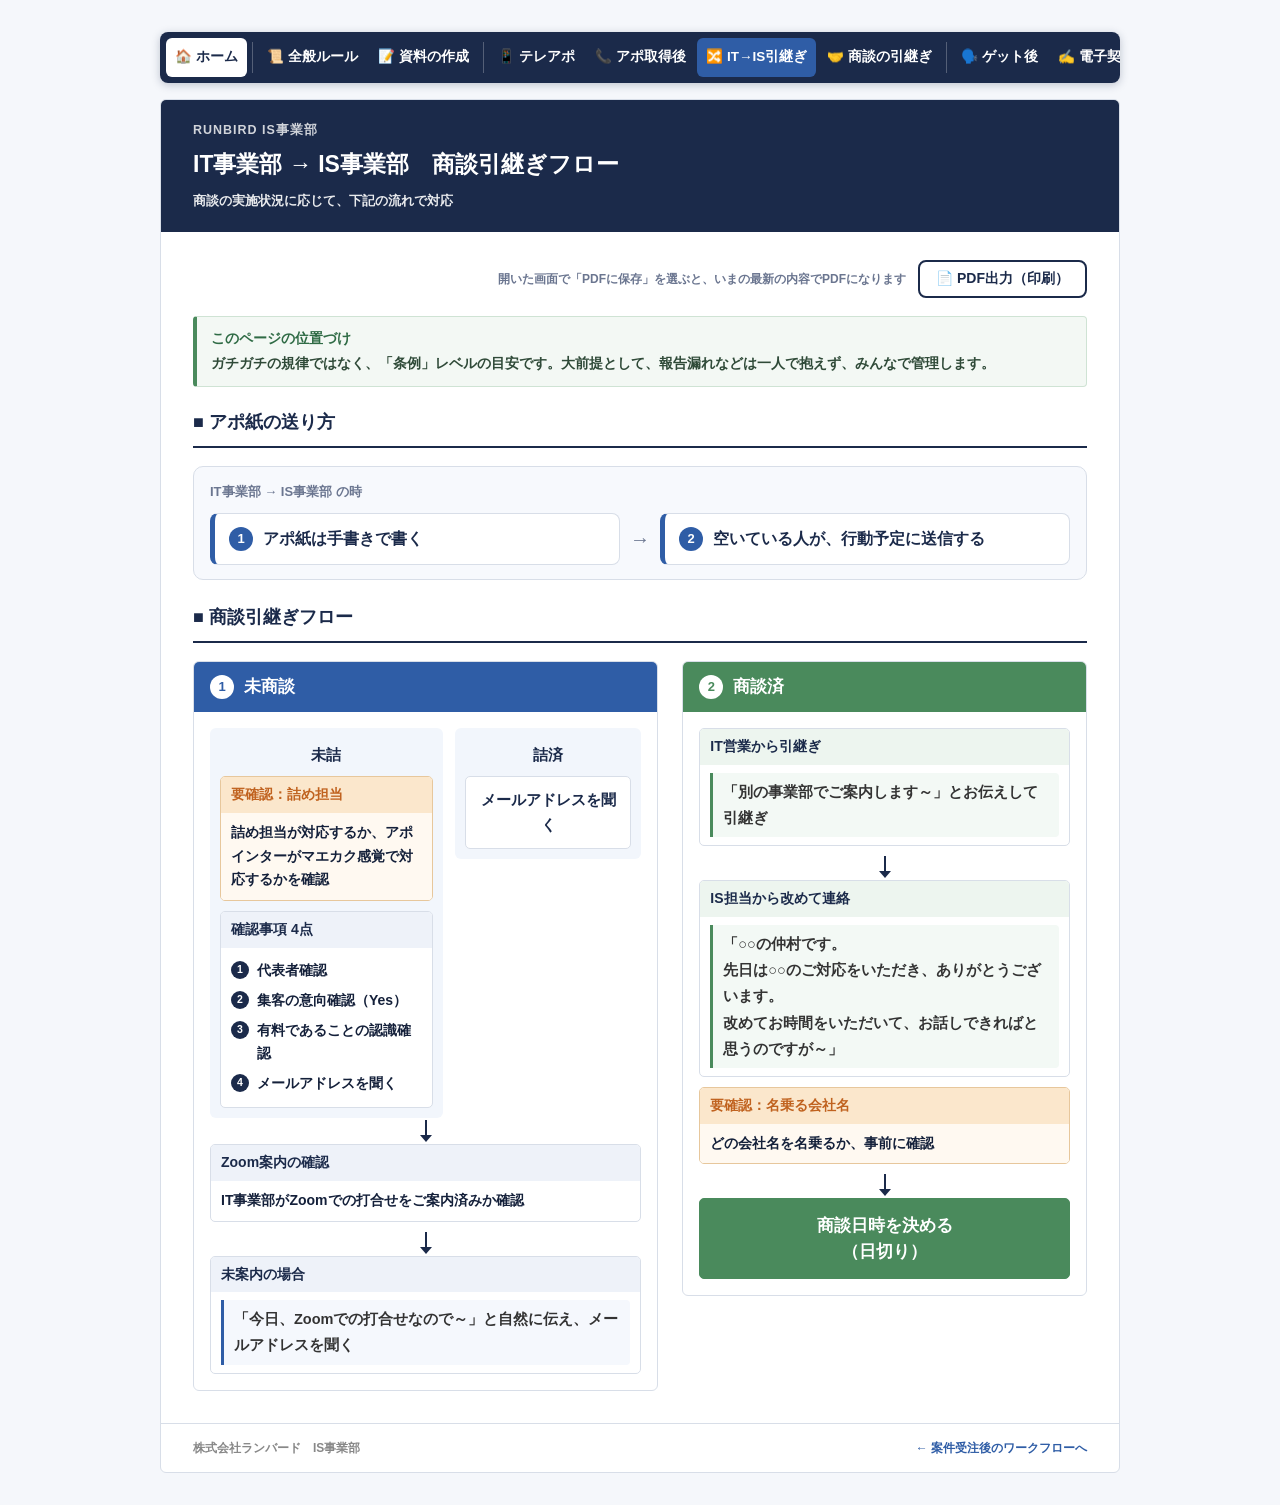
<file: it-is-handover.html>
<!DOCTYPE html>
<html lang="ja">
<head>
<meta charset="UTF-8">
<meta name="viewport" content="width=device-width, initial-scale=1, viewport-fit=cover">
<title>ISガイドブック｜IT事業部 → IS事業部 商談引継ぎフロー</title>
<link rel="icon" type="image/png" href="favicon.png">
<style>
  :root{
    --navy:#1b2a4a;
    --blue:#2f5da6;
    --green:#4a8a5c;
    --warn:#c0621f;
    --line:#d8dee8;
    --bg:#f5f7fb;
  }
  *{box-sizing:border-box;}
  body{
    font-family:"Hiragino Kaku Gothic ProN","Yu Gothic",Meiryo,sans-serif;
    background:var(--bg);
    color:#222;
    margin:0;
    padding:32px;
    line-height:1.7;
  }
  .sheet{
    max-width:960px;
    margin:0 auto;
    background:#fff;
    border:1px solid var(--line);
    border-radius:6px;
    overflow:hidden;
  }
  .header{
    background:var(--navy);
    color:#fff;
    padding:20px 32px;
  }
  .header .eyebrow{font-size:12px;letter-spacing:.08em;opacity:.8;margin-bottom:4px;}
  .header h1{margin:0;font-size:21px;}
  .header .sub{font-size:12px;opacity:.75;margin-top:6px;}
  .body{padding:28px 32px 32px;}

  .page-nav{display:flex;justify-content:flex-end;gap:8px;margin-bottom:16px;flex-wrap:wrap;}
  .nav-btn{
    display:inline-flex;align-items:center;gap:8px;
    background:var(--navy);color:#fff;text-decoration:none;
    font-size:13px;font-weight:700;padding:9px 16px;border-radius:6px;
    transition:background .15s ease;
  }
  .nav-btn:hover{background:var(--blue);}

  .lvl1{
    font-size:15px;font-weight:700;color:var(--navy);
    margin:0 0 18px;padding-bottom:8px;border-bottom:2px solid var(--navy);
  }

  .cols{display:grid;grid-template-columns:1.15fr 1fr;gap:24px;align-items:start;}
  .col{
    border:1px solid var(--line);
    border-radius:6px;
    overflow:hidden;
    background:#fff;
  }
  .col-title{
    color:#fff;font-weight:700;font-size:15px;
    padding:11px 16px;
    display:flex;align-items:center;gap:10px;
  }
  .col-title .no{
    width:24px;height:24px;border-radius:50%;
    background:#fff;font-size:13px;
    display:flex;align-items:center;justify-content:center;
  }
  .col.c1 .col-title{background:var(--blue);}
  .col.c1 .col-title .no{color:var(--blue);}
  .col.c2 .col-title{background:var(--green);}
  .col.c2 .col-title .no{color:var(--green);}
  .col-body{padding:16px;}

  .branch{display:grid;grid-template-columns:1.25fr 1fr;gap:12px;align-items:start;}
  .branch-col{
    background:#f2f6fc;
    border-radius:6px;
    padding:10px;
  }
  .branch-title{
    text-align:center;font-weight:700;font-size:13.5px;color:var(--navy);
    padding:4px 0 8px;
  }

  .card{
    background:#fff;
    border:1px solid var(--line);
    border-radius:5px;
    margin-bottom:10px;
    overflow:hidden;
  }
  .card:last-child{margin-bottom:0;}
  .card .card-title{
    background:#eef2f9;
    font-size:12.5px;
    font-weight:700;
    color:var(--navy);
    padding:6px 10px;
  }
  .card .card-body{
    padding:8px 10px;
    font-size:12.5px;
  }
  .card.simple{
    padding:10px 12px;
    text-align:center;
    font-weight:700;
    font-size:13px;
    color:var(--navy);
  }
  .c2 .card .card-title{background:#edf5ef;}

  .card.warn{border-color:#e7c79c;}
  .card.warn .card-title{background:#fbe7cc;color:var(--warn);}
  .card.warn .card-body{background:#fff9f1;}

  .card.final{
    background:var(--green);
    border-color:var(--green);
    color:#fff;
    text-align:center;
    font-weight:700;
    font-size:15px;
    padding:14px 12px;
    line-height:1.5;
  }

  ol.points{list-style:none;margin:0;padding:0;}
  ol.points li{
    display:flex;align-items:flex-start;gap:8px;
    padding:3px 0;
    font-size:12.5px;
  }
  ol.points .n{
    flex:0 0 18px;height:18px;border-radius:50%;
    background:var(--navy);color:#fff;
    font-size:10.5px;font-weight:700;
    display:flex;align-items:center;justify-content:center;
    margin-top:2px;
  }

  .arrow{
    position:relative;
    height:22px;
    margin:2px 0;
  }
  .arrow::before{
    content:"";
    position:absolute;left:50%;top:0;bottom:6px;
    width:2px;background:var(--navy);
    transform:translateX(-50%);
  }
  .arrow::after{
    content:"";
    position:absolute;left:50%;bottom:0;
    border-left:6px solid transparent;
    border-right:6px solid transparent;
    border-top:7px solid var(--navy);
    transform:translateX(-50%);
  }

  .quote{
    border-left:3px solid var(--blue);
    background:#f5f8fd;
    padding:6px 10px;
    font-size:12.5px;
    line-height:1.8;
    color:#333;
    border-radius:0 4px 4px 0;
  }
  .c2 .quote{border-left-color:var(--green);background:#f3f9f5;}

  .footer{
    border-top:1px solid var(--line);
    padding:14px 32px;
    font-size:11px;
    color:#888;
    display:flex;justify-content:space-between;flex-wrap:wrap;gap:6px;
  }
  .footer a{color:var(--blue);text-decoration:none;}

  @media screen and (max-width:760px){
    body{padding:12px;}
    .body{padding:20px 16px 24px;}
    .cols{grid-template-columns:1fr;}
    .branch{grid-template-columns:1fr;}
  }

  .policy-note{
    background:#f3f8f4;
    border:1px solid #cfe3d4;
    border-left:4px solid #4a8a5c;
    border-radius:4px;
    padding:10px 14px;
    margin-bottom:20px;
    font-size:12.5px;
    line-height:1.8;
    color:#2f4a38;
  }
  .policy-note b{color:#2f6b45;}

  /* ---- アポ紙の送り方（IT→IS） ---- */
  .ho-box{border:1px solid var(--line);border-radius:10px;background:#f7f9fd;padding:14px 16px;margin-bottom:22px;}
  .ho-lead{font-size:13px;font-weight:800;color:#6b7690;margin-bottom:10px;}
  .ho-steps{display:flex;align-items:stretch;gap:10px;}
  .ho-step{
    flex:1 1 0;display:flex;align-items:center;gap:10px;background:#fff;border:1px solid var(--line);
    border-left:5px solid var(--blue);border-radius:8px;padding:12px 14px;font-size:15.5px;font-weight:800;color:var(--navy);
  }
  .ho-step .n{
    flex:0 0 auto;width:24px;height:24px;border-radius:50%;background:var(--blue);color:#fff;
    font-size:13px;font-weight:800;display:flex;align-items:center;justify-content:center;
  }
  .ho-arrow{flex:0 0 auto;align-self:center;font-size:20px;font-weight:800;color:#6b7690;}
  .ho-arrow::before{content:"→";}
  @media (max-width:640px){
    .ho-steps{flex-direction:column;}
    .ho-arrow{align-self:center;}
    .ho-arrow::before{content:"↓";}
  }
</style>
<link rel="stylesheet" href="common.css">
<script src="common.js" defer></script>
</head>
<body>
<nav class="topbar">
  <a href="./" class="home"><span class="ic">🏠</span><span class="l">ホーム</span><span class="s">ホーム</span></a>
  <span class="sep"></span>
  <a href="rules.html"><span class="ic">📜</span><span class="l">全般ルール</span><span class="s">ルール</span></a>
  <a href="report-guide.html"><span class="ic">📝</span><span class="l">資料の作成</span><span class="s">資料作成</span></a>
  <span class="sep"></span>
  <a href="teleapo-script.html"><span class="ic">📱</span><span class="l">テレアポ</span><span class="s">テレアポ</span></a>
  <a href="appo-followup.html"><span class="ic">📞</span><span class="l">アポ取得後</span><span class="s">アポ後</span></a>
  <a href="it-is-handover.html" class="active"><span class="ic">🔀</span><span class="l">IT→IS引継ぎ</span><span class="s">IT→IS</span></a>
  <a href="handover.html"><span class="ic">🤝</span><span class="l">商談の引継ぎ</span><span class="s">商談</span></a>
  <span class="sep"></span>
  <a href="contract-script.html"><span class="ic">🗣️</span><span class="l">ゲット後</span><span class="s">ゲット後</span></a>
  <a href="docusign-flow.html"><span class="ic">✍️</span><span class="l">電子契約</span><span class="s">電子契約</span></a>
  <a href="workflow.html"><span class="ic">📋</span><span class="l">受注後</span><span class="s">受注後</span></a>
  <span class="sep"></span>
  <a href="https://gbpsupport-run001.github.io/runbird-inside-sales-report/for-menber/2026-10/" target="_blank" rel="noopener"><span class="ic">📊</span><span class="l">月次資料</span><span class="s">月次</span></a>
</nav>
<div class="sheet">
  <div class="header">
    <div class="eyebrow">RUNBIRD IS事業部</div>
    <h1>IT事業部 → IS事業部　商談引継ぎフロー</h1>
    <div class="sub">商談の実施状況に応じて、下記の流れで対応</div>
  </div>

  <div class="body">

    <div class="policy-note">
      <b>このページの位置づけ</b><br>
      ガチガチの規律ではなく、「条例」レベルの目安です。大前提として、報告漏れなどは一人で抱えず、みんなで管理します。
    </div>

    <p class="lvl1">■ アポ紙の送り方</p>

    <div class="ho-box">
      <div class="ho-lead">IT事業部 → IS事業部 の時</div>
      <div class="ho-steps">
        <div class="ho-step"><span class="n">1</span><div>アポ紙は<b>手書き</b>で書く</div></div>
        <div class="ho-arrow"></div>
        <div class="ho-step"><span class="n">2</span><div><b>空いている人</b>が、行動予定に送信する</div></div>
      </div>
    </div>

    <p class="lvl1">■ 商談引継ぎフロー</p>

    <div class="cols">

      <!-- ① 未商談 -->
      <section class="col c1">
        <div class="col-title"><span class="no">1</span>未商談</div>
        <div class="col-body">

          <div class="branch">
            <div class="branch-col">
              <div class="branch-title">未詰</div>

              <div class="card warn">
                <div class="card-title">要確認：詰め担当</div>
                <div class="card-body">詰め担当が対応するか、アポインターがマエカク感覚で対応するかを確認</div>
              </div>

              <div class="card">
                <div class="card-title">確認事項 4点</div>
                <div class="card-body">
                  <ol class="points">
                    <li><span class="n">1</span><span>代表者確認</span></li>
                    <li><span class="n">2</span><span>集客の意向確認（Yes）</span></li>
                    <li><span class="n">3</span><span>有料であることの認識確認</span></li>
                    <li><span class="n">4</span><span>メールアドレスを聞く</span></li>
                  </ol>
                </div>
              </div>
            </div>

            <div class="branch-col">
              <div class="branch-title">詰済</div>
              <div class="card simple">メールアドレスを聞く</div>
            </div>
          </div>

          <div class="arrow"></div>

          <div class="card">
            <div class="card-title">Zoom案内の確認</div>
            <div class="card-body">IT事業部がZoomでの打合せをご案内済みか確認</div>
          </div>

          <div class="arrow"></div>

          <div class="card">
            <div class="card-title">未案内の場合</div>
            <div class="card-body">
              <div class="quote">「今日、Zoomでの打合せなので～」と自然に伝え、メールアドレスを聞く</div>
            </div>
          </div>

        </div>
      </section>

      <!-- ② 商談済 -->
      <section class="col c2">
        <div class="col-title"><span class="no">2</span>商談済</div>
        <div class="col-body">

          <div class="card">
            <div class="card-title">IT営業から引継ぎ</div>
            <div class="card-body">
              <div class="quote">「別の事業部でご案内します～」とお伝えして引継ぎ</div>
            </div>
          </div>

          <div class="arrow"></div>

          <div class="card">
            <div class="card-title">IS担当から改めて連絡</div>
            <div class="card-body">
              <div class="quote">「○○の仲村です。<br>先日は○○のご対応をいただき、ありがとうございます。<br>改めてお時間をいただいて、お話しできればと思うのですが～」</div>
            </div>
          </div>

          <div class="card warn" style="margin-top:10px;">
            <div class="card-title">要確認：名乗る会社名</div>
            <div class="card-body">どの会社名を名乗るか、事前に確認</div>
          </div>

          <div class="arrow"></div>

          <div class="card final">商談日時を決める<br>（日切り）</div>

        </div>
      </section>

    </div>
  </div>

  <div class="footer">
    <span>株式会社ランバード　IS事業部</span>
    <a href="workflow.html">← 案件受注後のワークフローへ</a>
  </div>
</div>
</body>
</html>
</file>
<file: common.css>
/* ===== 全ページ共通：太めのゴシック体＋上部ナビ ===== */

html body{
  font-family:"Hiragino Kaku Gothic ProN","Hiragino Sans","BIZ UDPGothic","Yu Gothic","YuGothic","Meiryo",sans-serif !important;
  font-weight:600;
  color:#14203a;
  -webkit-font-smoothing:antialiased;
}
html body *{
  font-family:inherit;
}

/* 見出しはさらに太く */
.header h1{font-weight:800 !important;font-size:23px !important;}
.header .sub{font-weight:600 !important;font-size:13px !important;opacity:.9 !important;}
.header .eyebrow{font-weight:700 !important;font-size:12.5px !important;}
.lvl1{font-weight:800 !important;font-size:18px !important;}

/* ---- ワークフロー（workflow.html） ---- */
.flow-title{font-weight:800 !important;font-size:16px !important;}
ul.check li{font-size:15px !important;font-weight:700 !important;}
ul.check li .txt .note{font-size:12.5px !important;font-weight:600 !important;color:#6b7690 !important;}
ul.check li .step{font-size:13.5px !important;font-weight:800 !important;}
ul.check li .role{font-size:11.5px !important;font-weight:800 !important;}
.legend{font-size:12.5px !important;font-weight:700 !important;}
.legend .badge{font-size:11.5px !important;}
.template summary{font-size:13px !important;font-weight:800 !important;}
.template .tpl-text{font-size:14px !important;font-weight:600 !important;}

/* ---- 商談の引継ぎ手順（handover.html） ---- */
.main .title{font-size:16px !important;font-weight:800 !important;}
.main .desc{font-size:15px !important;font-weight:700 !important;}
.quote{font-size:14.5px !important;font-weight:700 !important;}
.arrow-line{font-size:14px !important;font-weight:700 !important;}
.badge{font-size:11.5px !important;font-weight:800 !important;}

/* ---- IT→IS 商談引継ぎフロー（it-is-handover.html） ---- */
.col-title{font-size:17px !important;font-weight:800 !important;}
.branch-title{font-size:15px !important;font-weight:800 !important;}
.card .card-title{font-size:14px !important;font-weight:800 !important;}
.card .card-body{font-size:14px !important;font-weight:700 !important;}
.card.simple{font-size:15px !important;font-weight:800 !important;}
.card.final{font-size:17px !important;font-weight:800 !important;}
ol.points li{font-size:14px !important;font-weight:700 !important;}

/* ---- 注記・フッター ---- */
.policy-note{font-size:13.5px !important;font-weight:700 !important;}
.footer{font-size:12px !important;font-weight:700 !important;}
.nav-btn{font-size:14px !important;font-weight:800 !important;}

/* ===== 上部ナビ（ホームボタン付き） ===== */
.topbar{
  position:sticky;
  top:0;
  z-index:50;
  max-width:960px;
  margin:0 auto 16px;
  background:#1b2a4a;
  border-radius:8px;
  padding:8px;
  display:flex;
  gap:6px;
  overflow-x:auto;
  box-shadow:0 2px 8px rgba(27,42,74,.25);
}
.topbar a{
  color:#fff;
  text-decoration:none;
  font-weight:800;
  font-size:14px;
  padding:8px 13px;
  border-radius:6px;
  white-space:nowrap;
  transition:background .15s ease;
}
.topbar a:hover{background:#2f5da6;}
.topbar a.home{background:#fff;color:#1b2a4a;}
.topbar a.home:hover{background:#e6edf8;}
.topbar a.active{background:#2f5da6;}
.topbar .sep{
  flex:0 0 1px;
  background:rgba(255,255,255,.25);
  margin:4px 2px;
}

@media screen and (max-width:760px){
  .topbar a{font-size:13px;padding:8px 10px;}
}
@media print{
  .topbar{display:none;}
}

/* ===== ナビ：PC表示（アイコン＋ふつうの名前） ===== */
.topbar .ic{margin-right:6px;}
.topbar .s{display:none;}
a{-webkit-tap-highlight-color:rgba(47,93,166,.18);}
html{-webkit-text-size-adjust:100%;text-size-adjust:100%;}
.tpl-text,.quote,.card .card-body,.main .desc{overflow-wrap:anywhere;}

/* ===================================================== */
/* ===== スマホ表示（幅760px以下） ===== */
/* ===================================================== */
@media screen and (max-width:760px){
  body{padding:10px 10px calc(88px + env(safe-area-inset-bottom)) !important;}
  .sheet{border-radius:10px !important;}
  .header{padding:18px 16px !important;}
  .header h1{font-size:20px !important;line-height:1.4 !important;}
  .header .sub{font-size:12.5px !important;}
  .body{padding:18px 14px 24px !important;}
  .lvl1{font-size:17px !important;}
  .page-nav{display:none !important;}
  .legend{gap:8px 14px !important;padding:10px 12px !important;}
  .footer{padding:12px 16px !important;font-size:11.5px !important;}
  .policy-note{font-size:13.5px !important;padding:10px 12px !important;}

  /* --- 下固定ナビ（親指で押しやすい） --- */
  .topbar{
    position:fixed !important;
    left:0;right:0;bottom:0;top:auto;
    max-width:none;
    margin:0;
    border-radius:14px 14px 0 0;
    padding:6px 6px calc(6px + env(safe-area-inset-bottom));
    display:grid;
    grid-auto-flow:column;
    grid-auto-columns:1fr;
    gap:2px;
    overflow:visible;
    box-shadow:0 -2px 12px rgba(27,42,74,.3);
  }
  .topbar .sep{display:none;}
  .topbar a{
    display:flex;
    flex-direction:column;
    align-items:center;
    justify-content:center;
    gap:3px;
    padding:6px 2px !important;
    min-height:54px;
    font-size:11px !important;
    line-height:1.2;
    text-align:center;
    white-space:normal;
  }
  .topbar .ic{margin:0;font-size:21px;line-height:1;}
  .topbar .l{display:none;}
  .topbar .s{display:inline;}
  .topbar a.home{background:transparent;color:#fff;}
  .topbar a.active,.topbar a.home.active{background:#2f5da6;}

  /* --- ワークフロー：チェックリストを2段に --- */
  .flow-body{padding:4px 14px 10px !important;}
  ul.check li{
    display:grid !important;
    grid-template-columns:auto auto 1fr;
    grid-template-areas:"box step role" "txt txt txt";
    align-items:center;
    column-gap:8px;
    row-gap:6px;
    padding:13px 0 !important;
  }
  ul.check li > .box{grid-area:box;width:20px !important;height:20px !important;margin:0 !important;}
  ul.check li > .step{grid-area:step;margin:0 !important;font-size:15px !important;}
  ul.check li > .role{grid-area:role;justify-self:start;font-size:12px !important;padding:3px 9px !important;}
  ul.check li > .txt{grid-area:txt;font-size:15.5px !important;line-height:1.7;}
  .template summary{padding:12px !important;font-size:14px !important;}
  .template .tpl-body{padding:14px !important;}
  .template .tpl-text{font-size:15px !important;line-height:1.9 !important;}

  /* --- 商談の引継ぎ手順 --- */
  .main .title{font-size:16.5px !important;}
  .main .desc{font-size:15.5px !important;}
  .quote{font-size:15px !important;}

  /* --- IT→IS フロー --- */
  .col-body{padding:12px !important;}
  .branch-col{padding:10px !important;}
  .card .card-title{font-size:15px !important;}
  .card .card-body{font-size:15px !important;}
  ol.points li{font-size:15px !important;}

  /* --- アポ取得後：表をカードに変換 --- */
  .table-wrap{overflow:visible !important;border:none !important;}
  table.appo{min-width:0 !important;}
  table.appo thead{display:none;}
  table.appo,table.appo tbody,table.appo tr,table.appo td{display:block;width:100%;}
  table.appo tr{
    border:1px solid #d8dee8;
    border-radius:10px;
    margin-bottom:14px;
    overflow:hidden;
    background:#fff;
  }
  table.appo td{border-top:none !important;padding:10px 14px !important;}
  table.appo td + td{border-top:1px dashed #d8dee8 !important;}
  table.appo td.type{
    white-space:normal !important;
    border-left:none !important;
    border-top:6px solid #2f5da6 !important;
    font-size:18px;
    padding:12px 14px !important;
  }
  table.appo tr.g-yoku td.type{border-top-color:#4a8a5c !important;}
  table.appo tr.g-yokuyoku td.type{border-top-color:#c0621f !important;}
  table.appo td[data-label]::before{
    content:attr(data-label);
    display:block;
    font-size:12px;
    font-weight:800;
    color:#6b7690;
    margin-bottom:5px;
  }
  table.appo td.none{display:none !important;}
  .chip{font-size:14px !important;padding:4px 12px !important;}
  .small-note{font-size:13px !important;}

  /* --- アポ取得後：手順・担当 --- */
  .step .title{font-size:16.5px !important;}
  .step .desc{font-size:15.5px !important;}
  .chain-row .who{flex:1 1 100%;}
  .person{font-size:15px !important;}

  /* --- ホーム --- */
  .card .name{font-size:18px !important;}
  .card .desc{font-size:14.5px !important;}
}

/* 見出しの折り返しをきれいに */
.header h1,.lvl1,.main .title,.card .name{text-wrap:balance;}

/* ===================================================== */
/* ===== PDF出力ボタン ===== */
/* ===================================================== */
.tools{
  display:flex;
  justify-content:flex-end;
  align-items:center;
  gap:12px;
  margin-bottom:18px;
  flex-wrap:wrap;
}
.tools-hint{font-size:12px;font-weight:700;color:#6b7690;text-align:right;}
.pdf-btn{
  -webkit-appearance:none;
  appearance:none;
  display:inline-flex;
  align-items:center;
  gap:8px;
  background:#fff;
  color:#1b2a4a;
  border:2px solid #1b2a4a;
  border-radius:8px;
  font-family:inherit;
  font-weight:800;
  font-size:14px;
  padding:8px 16px;
  cursor:pointer;
  transition:background .15s ease,color .15s ease;
}
.pdf-btn:hover{background:#1b2a4a;color:#fff;}
.print-meta{display:none;}

@media screen and (max-width:760px){
  .tools{justify-content:flex-end;}
  .tools-hint{display:none;}
  .pdf-btn{padding:10px 16px;font-size:14.5px;}
  /* ナビが7項目になったので少し詰める */
  .topbar a{font-size:10.5px !important;padding:6px 1px !important;}
  .topbar .ic{font-size:19px !important;}
}

/* ===================================================== */
/* ===== 紙・PDF出力用のレイアウト ===== */
/* ===================================================== */
@page{size:A4;margin:12mm 11mm;}

@media print{
  *{-webkit-print-color-adjust:exact;print-color-adjust:exact;}
  html,body{background:#fff !important;}
  body{padding:0 !important;}

  /* 画面用の操作パーツは出さない */
  .topbar,.tools,.page-nav,.nav-btn,.goto{display:none !important;}

  .sheet{
    border:none !important;
    border-radius:0 !important;
    max-width:none !important;
    box-shadow:none !important;
    overflow:visible !important;
  }

  /* 出力日時（いつの版か分かるように） */
  .print-meta{
    display:block;
    font-size:10pt;
    font-weight:700;
    color:#445;
    border-bottom:1px solid #cfd6e4;
    padding:0 0 6px;
    margin-bottom:10px;
    line-height:1.6;
  }

  /* ヘッダーは紙向けに白地・紺文字（インクの節約） */
  .header{
    background:#fff !important;
    color:#1b2a4a !important;
    border-bottom:3px solid #1b2a4a;
    padding:6px 0 10px !important;
  }
  .header .eyebrow,.header .sub{color:#445 !important;opacity:1 !important;}
  .header h1{color:#1b2a4a !important;font-size:20pt !important;}
  .body{padding:14px 0 0 !important;}

  /* ページをまたいで途中で切れにくくする */
  .card,.branch,.rule,.chain-row,.tile,figure,.quote,.danger,
  .goal,tr,li,.callout,.policy-note,.qa,.point,.must{
    break-inside:avoid;
    page-break-inside:avoid;
  }
  .lvl1,.flow-title,.block-head{break-after:avoid;page-break-after:avoid;}

  /* 折りたたみ（例文）は中身をそのまま出す */
  details.template > summary{display:none !important;}
  .template{border:1px solid #cfd6e4 !important;}

  a{color:inherit !important;text-decoration:none !important;}
  .shots img{box-shadow:none !important;}
  .footer{border-top:1px solid #cfd6e4;margin-top:12px;padding:8px 0 0 !important;}
}

/* ===================================================== */
/* ===== ナビが増えたので：スマホは横スクロール式に ===== */
/* ===================================================== */
@media screen and (max-width:760px){
  .topbar{
    display:flex !important;
    overflow-x:auto !important;
    overflow-y:hidden !important;
    gap:0 !important;
    padding-left:0 !important;
    padding-right:0 !important;
    -webkit-overflow-scrolling:touch;
    scrollbar-width:none;
    scroll-snap-type:x proximity;
  }
  .topbar::-webkit-scrollbar{display:none;}
  /* 1項目の幅を決めて、右側が少し見切れる（まだ続きがあると分かる）ように */
  .topbar a{flex:0 0 70px !important;scroll-snap-align:start;}
  /* ホームは左に固定して、スクロールしても常に押せるように */
  .topbar a.home,.topbar a.home.active{
    position:sticky;
    left:0;
    z-index:3;
    box-shadow:6px 0 8px -4px rgba(0,0,0,.45);
  }
  .topbar a.home{background:#1b2a4a !important;}
  .topbar a.home.active{background:#2f5da6 !important;}
}

/* ===== PC：ナビが9項目になったので、少し詰めて1行に収める ===== */
@media screen and (min-width:761px){
  .topbar{gap:2px;padding:6px;}
  .topbar a{padding:8px 9px;font-size:13.5px;}
  .topbar .ic{margin-right:4px;}
  .topbar .sep{margin:4px 3px;}
}

/* 幅がせまめのPC（ナビが960px未満になる幅）では、短い名前に切り替える */
@media screen and (min-width:761px) and (max-width:1023px){
  .topbar .l{display:none;}
  .topbar .s{display:inline;}
}
</file>
